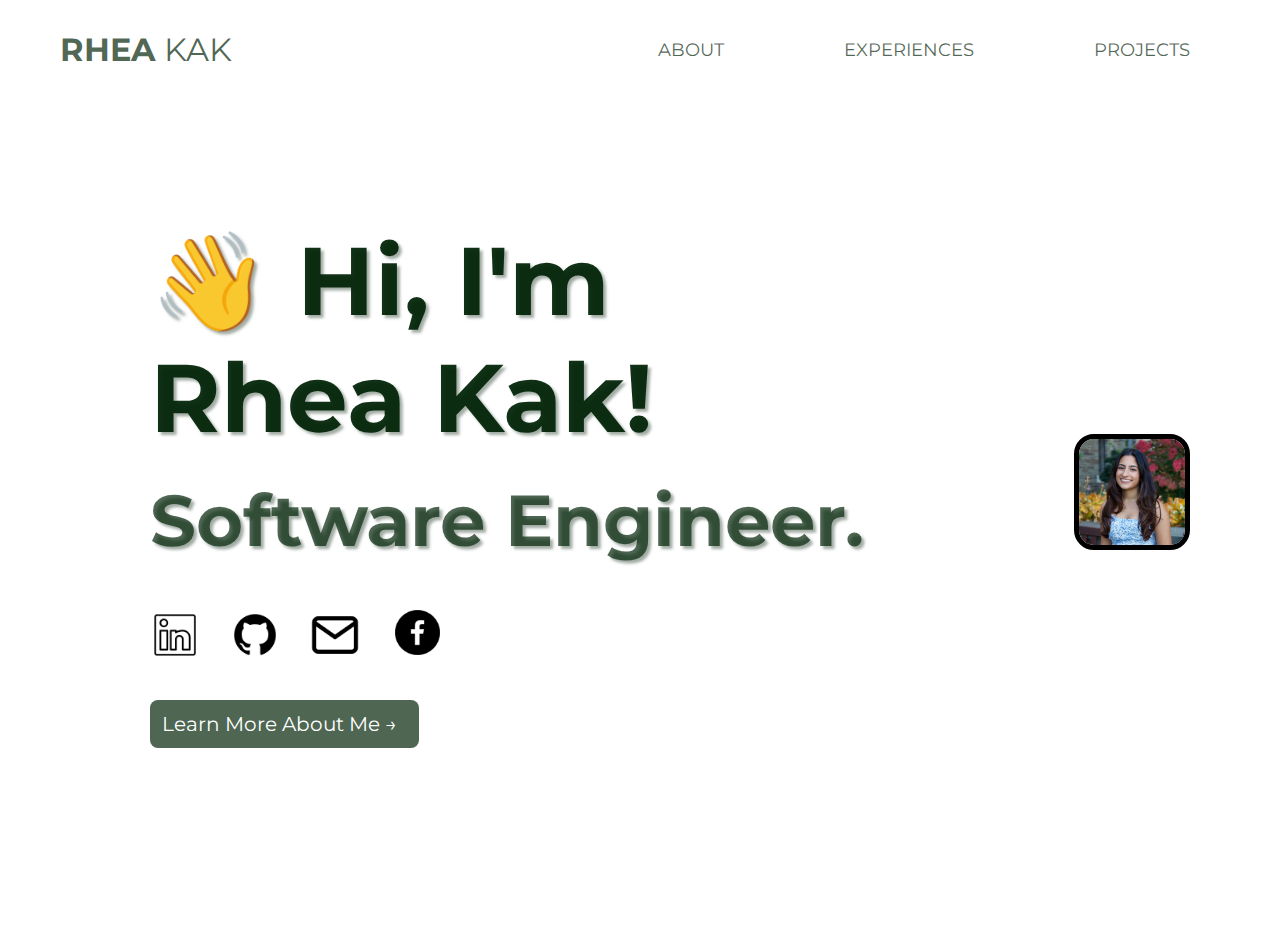
<file: index.html>
<!DOCTYPE html>
<html lang="en">
<head>
  <meta charset="utf-8" />
  <meta name="viewport" content="width=device-width initial-scale=1" />
  <link rel="stylesheet" type="text/css" href="styles/site.css"/>
  <link rel="preconnect" href="https://fonts.googleapis.com"/>
  <link rel="preconnect" href="https://fonts.gstatic.com" crossorigin/>
  <link href="https://fonts.googleapis.com/css2?family=Montserrat&display=swap" rel="stylesheet"/>

<title>Rhea Kak</title>

</head>

<body>

<div class= "header">
  <header class = "home">
    <div class = "home">
      <a href="index.html"><strong>RHEA</strong> KAK</a>
    </div>
  </header>

  
  <!-- Navigation Bar -->
  <header class = "navigation_bar">
  <div class= "page about">
    <nav>
      <a href="about.html">ABOUT</a>
    </nav>
  </div>
  <div class= "page experiences">
    <nav>
      <a href="experience.html">EXPERIENCES</a>
    </nav>
  </div>
  <div class= "page projects">
    <nav>
      <a href="projects.html">PROJECTS</a>
    </nav>
  </div>
  </header>

</div>

<div class = "content">
  <div class="text">
    <h1>&#128075; Hi, I'm <br>Rhea Kak!</h1>
    <h2> Software Engineer.</h2>
    <div class = "link1 buttonlink">
      <a href="about.html" class = "button-link">Learn More About Me &#8594;</a>
  </div>
  </div>

  <div class="image">
    <img src="images/test.JPEG" alt="Rhea Kak">
  </div>
</div>




<div class = "icons">
  
    <div class = "linked">
      <a href="https://www.linkedin.com/in/rhea-kak/">
        <img src="images/linked.png" alt = "linkedin logo"></a>
    </div>

    <div class = "github">
      <a href="https://github.com/rhea-kak">
        <img src="images/github.png" alt = "github logo"></a>
    </div>

    <div class = "mail">
      <a href="mailto:rkk66@cornell.edu">
        <img src="images/mail.png" alt = "mail logo"></a>
    </div>
    <div class = "facebook">
      <a href="https://www.facebook.com/rhea.kak">
        <img src="images/facebook-logo-2163.png" alt = "facebook logo"></a>
    </div>

</div>



</body>
</html>
</file>
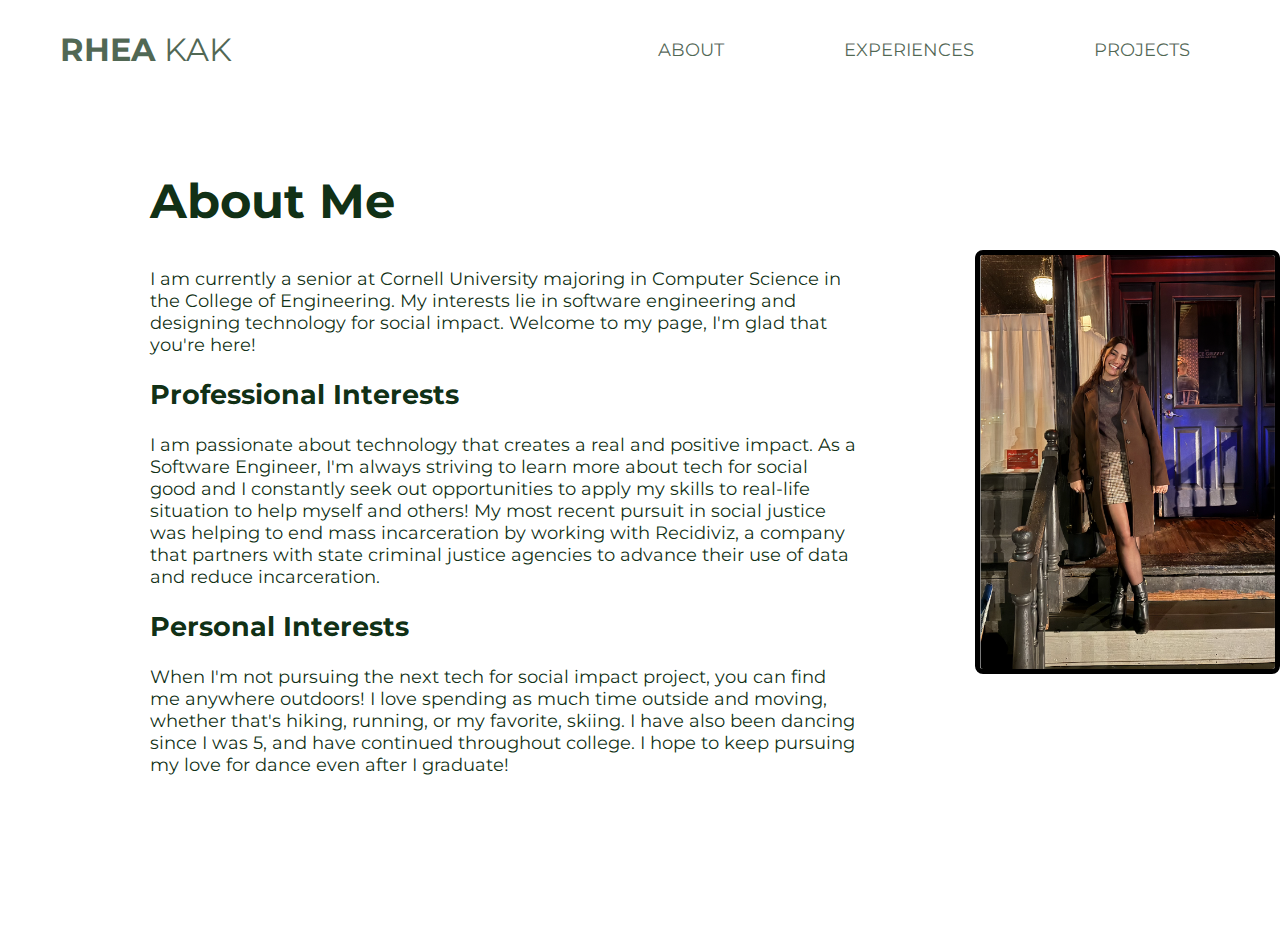
<file: about.html>
<!DOCTYPE html>
<html lang="en">
<head>
  <meta charset="utf-8" />
  <meta name="viewport" content="width=device-width initial-scale=1" >
  <link rel="stylesheet" type="text/css" href="styles/site.css">
  <link rel="preconnect" href="https://fonts.googleapis.com">
  <link rel="preconnect" href="https://fonts.gstatic.com" crossorigin>
  <link href="https://fonts.googleapis.com/css2?family=Montserrat&display=swap" rel="stylesheet">


<title>Rhea Kak</title>

</head>

<body>

<div class= "header">
  <header class = "home">
    <div class = "home">
      <a href="index.html"><strong>RHEA</strong> KAK</a>
    </div>
</header>

  
  <!-- Navigation Bar -->
  <header class = "navigation_bar">
    <div class= "page about">
      <nav>
        <a href="about.html">ABOUT</a>
      </nav>
    </div>
  <div class= "page experiences">
    <nav>
      <a href="experience.html">EXPERIENCES</a>
    </nav>
  </div>
  <div class= "page projects">
    <nav>
      <a href="projects.html">PROJECTS</a>
    </nav>
  </div>
  </header>

  <div class = "titlepage">
    <h1>About Me</h1>
  </div>


<div class="container">

  <section>
    <div class="left-section">
      <p>
        I am currently a senior at Cornell University majoring in Computer Science in the College of Engineering.
        My interests lie in software engineering and designing technology for social impact.
        Welcome to my page, I'm glad that you're here!
      </p>

      <h2>Professional Interests</h2>
      <p>I am passionate about technology that creates a real and positive impact.
        As a Software Engineer, I'm always striving to learn more about tech for social good and I constantly seek out opportunities to apply my skills to
        real-life situation to help myself and others! My most recent pursuit in social justice was helping to end mass incarceration by working with Recidiviz,
        a company that partners with state criminal justice agencies to advance their use of data and reduce incarceration.</p>

      <h2>Personal Interests</h2>
      <p>When I'm not pursuing the next tech for social impact project, you can find me anywhere outdoors! 
        I love spending as much time outside and moving, whether that's hiking, running, or my favorite, skiing.
        I have also been dancing since I was 5, and have continued throughout college. I hope to keep pursuing my love for dance even after I graduate!</p>
    </div>

    <div class="right-section">
      <img src="images/rhea4.png" alt="Your Photo">
    </div>
  </section>

</div>

<style>

  .container {
    max-width: 1400px;
    margin: 0 auto;
    overflow: hidden;
    position: absolute;
    left: 100px;
    top: 250px;
  }

  section {
    display: flex;
    flex-wrap: wrap;
    justify-content:space-between;
    
  }

  .left-section {
    width: 60%;
    padding-left: 50px;
    font-size: large;
  }

  .right-section {
    width: 25%;
    padding-right: 10px;

  }

  img {
    width: 100%;
    height: auto;
    border-radius: 8px;
    border-color: black;
    border-style: solid;
    border-width: 5px;
    
  }

  .titlepage{
    position: absolute;
    top: 40px;
    left: 0px;
  }

</style>



</body>
</html>
</file>
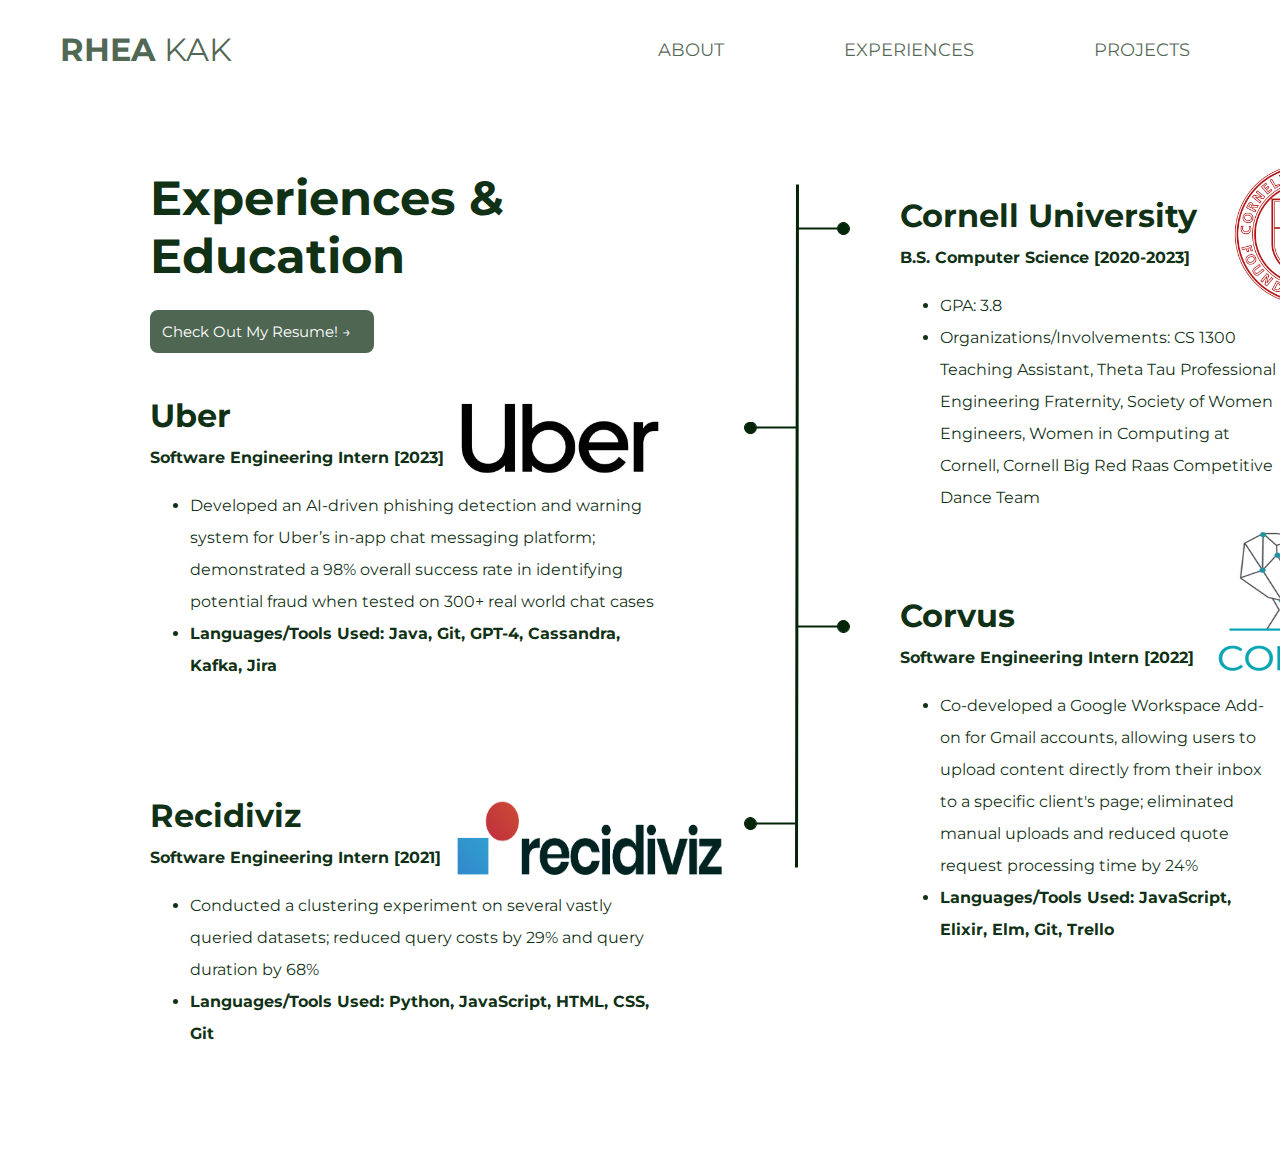
<file: experience.html>
<!DOCTYPE html>
<html lang="en">
<head>
  <meta charset="utf-8" />
  <meta name="viewport" content="width=device-width initial-scale=1" />
  <link rel="stylesheet" type="text/css" href="styles/site.css"/>
  <link rel="preconnect" href="https://fonts.googleapis.com"/>
  <link rel="preconnect" href="https://fonts.gstatic.com" crossorigin/>
  <link href="https://fonts.googleapis.com/css2?family=Montserrat&display=swap" rel="stylesheet"/>


<title>Rhea Kak</title>

</head>

<body>

<div class= "header">
  <header class = "home">
    <div class = "home">
      <a href="index.html"><strong>RHEA</strong> KAK</a>
    </div>
  </header>

  
  <!-- Navigation Bar -->
  <header class = "navigation_bar">
    <div class= "page about">
      <nav>
        <a href="about.html">ABOUT</a>
      </nav>
    </div>
  <div class= "page experiences">
    <nav>
      <a href="experience.html">EXPERIENCES</a>
    </nav>
  </div>
  <div class= "page projects">
    <nav>
      <a href="projects.html">PROJECTS</a>
    </nav>
  </div>
  </header>

</div>

<div class = "titlepage">
  <h1>Experiences & <br>Education</h1>
</div>

<div class = "resumebutton">
  <a href="images/Rhea_Kak_Resume.pdf" class = "button-link">Check Out My Resume! &#8594;</a>
</div>

<div class="bar"><img src="images/bars.png" alt="Bar"></div>

<div class="uberimg">  <img src="images/uberproj.png" alt="Uber Logo"></div>

<div class="uberexperience">

  <div class="company">Uber</div>
  <div class="title">Software Engineering Intern [2023]</div>
  <ul>
    <li>Developed an AI-driven phishing detection and warning system for Uber’s in-app chat messaging platform; demonstrated a 98% overall success rate in identifying potential fraud when tested on 300+ real world chat cases</li>
    <li><b>Languages/Tools Used: Java, Git, GPT-4, Cassandra, Kafka, Jira</b></li>
  </ul>

</div>





<div class="corvusimg">  <img src="images/corvusproject.png" alt="Corvus Logo"></div>


<div class="corvusexperience">
  <div class="company">Corvus</div>
  <div class="title">Software Engineering Intern [2022]</div>
  <ul>
    <li>Co-developed a Google Workspace Add-on for Gmail accounts, allowing users to upload content directly from their inbox to a specific client's page; eliminated manual uploads and reduced quote request processing time by 24%</li>
    <li><b>Languages/Tools Used: JavaScript, Elixir, Elm, Git, Trello</b></li>
  </ul>

</div>

<div class="recimg"><img src="images/recidproject.png" alt="Recidiviz Logo"></div>

<div class="recexperience">
  <div class="company">Recidiviz</div>
  <div class="title">Software Engineering Intern [2021]</div>
  <ul>
    <li>Conducted a clustering experiment on several vastly queried datasets; reduced query costs by 29% and query duration by 68%</li>
    <li><b>Languages/Tools Used: Python, JavaScript, HTML, CSS, Git </b></li>
  </ul>
</div>


  <div class="cornimg">
  <img src="images/cornlogo.png" alt="Cornell Logo">
</div>

  <div class="cornyexperience">
    <div class="company">Cornell University</div>
    <div class="title">B.S. Computer Science [2020-2023]</div> 
    <ul>
      <li>GPA: 3.8</li>
      <li>Organizations/Involvements: CS 1300 Teaching Assistant, Theta Tau Professional Engineering Fraternity, Society of Women Engineers, Women in Computing at Cornell, Cornell Big Red Raas Competitive Dance Team</li>
    </ul>

  </div>

  

<style>

.resumebutton{
  background-color: rgba(2, 36, 7, 0.697);
  width: 200px;

  padding: 6px;
  padding-left: 12px;
  padding-right: 12px;
  padding-top: 12px;
  padding-bottom: 12px;
  border-radius: 8px;
  font-size: 15px;
  position: absolute;
  position: absolute;
  left: 150px;
  top: 310px;

}

.resumebutton a{
  color: white;
  font-family: 'Montserrat', sans-serif;

}
.bar img{
  width: auto;
  height: auto;
  position: absolute;
  left: 350px;
  top: 160px;

}

.cornyexperience{
  position: absolute;
  top: 200px; 
  left: 900px;
  color: rgba(2, 36, 7, 0.941);
  max-width: 500px;
  line-height: 200%;

}
  .cornimg img{
    height:150px;
    width:150x;
    position: absolute;
    left: 1230px;
    top: 160px;
  }

  .uberimg img{
    height:75px;
    width:200px;
    position: absolute;
    left: 460px;
    top: 400px;

  }

  .uberexperience{
  position: absolute;
  top: 400px; 
  left: 150px;
  color: rgba(2, 36, 7, 0.941);
  max-width: 510px;
  line-height: 200%;


  }

  

  .corvusexperience{
  position: absolute;
  top: 600px; 
  left: 900px;
  color: rgba(2, 36, 7, 0.941);
  max-width: 500px;
  line-height: 200%;


  }

  .recexperience{
  position: absolute;
  top: 800px; 
  left: 150px;
  color: rgba(2, 36, 7, 0.941);
  max-width: 510px;
  line-height: 200%;
  padding-bottom: 100px;

  }


  .corvusimg img{
    height:220px;
    width:350px;
    position: absolute;
    left: 1120px;
    top: 490px;


  }
  .recimg img{
    height:80px;
    width:275px;
    position: absolute;
    left: 450px;
    top: 800px;

  }


</style>



</body>
</html>
</file>
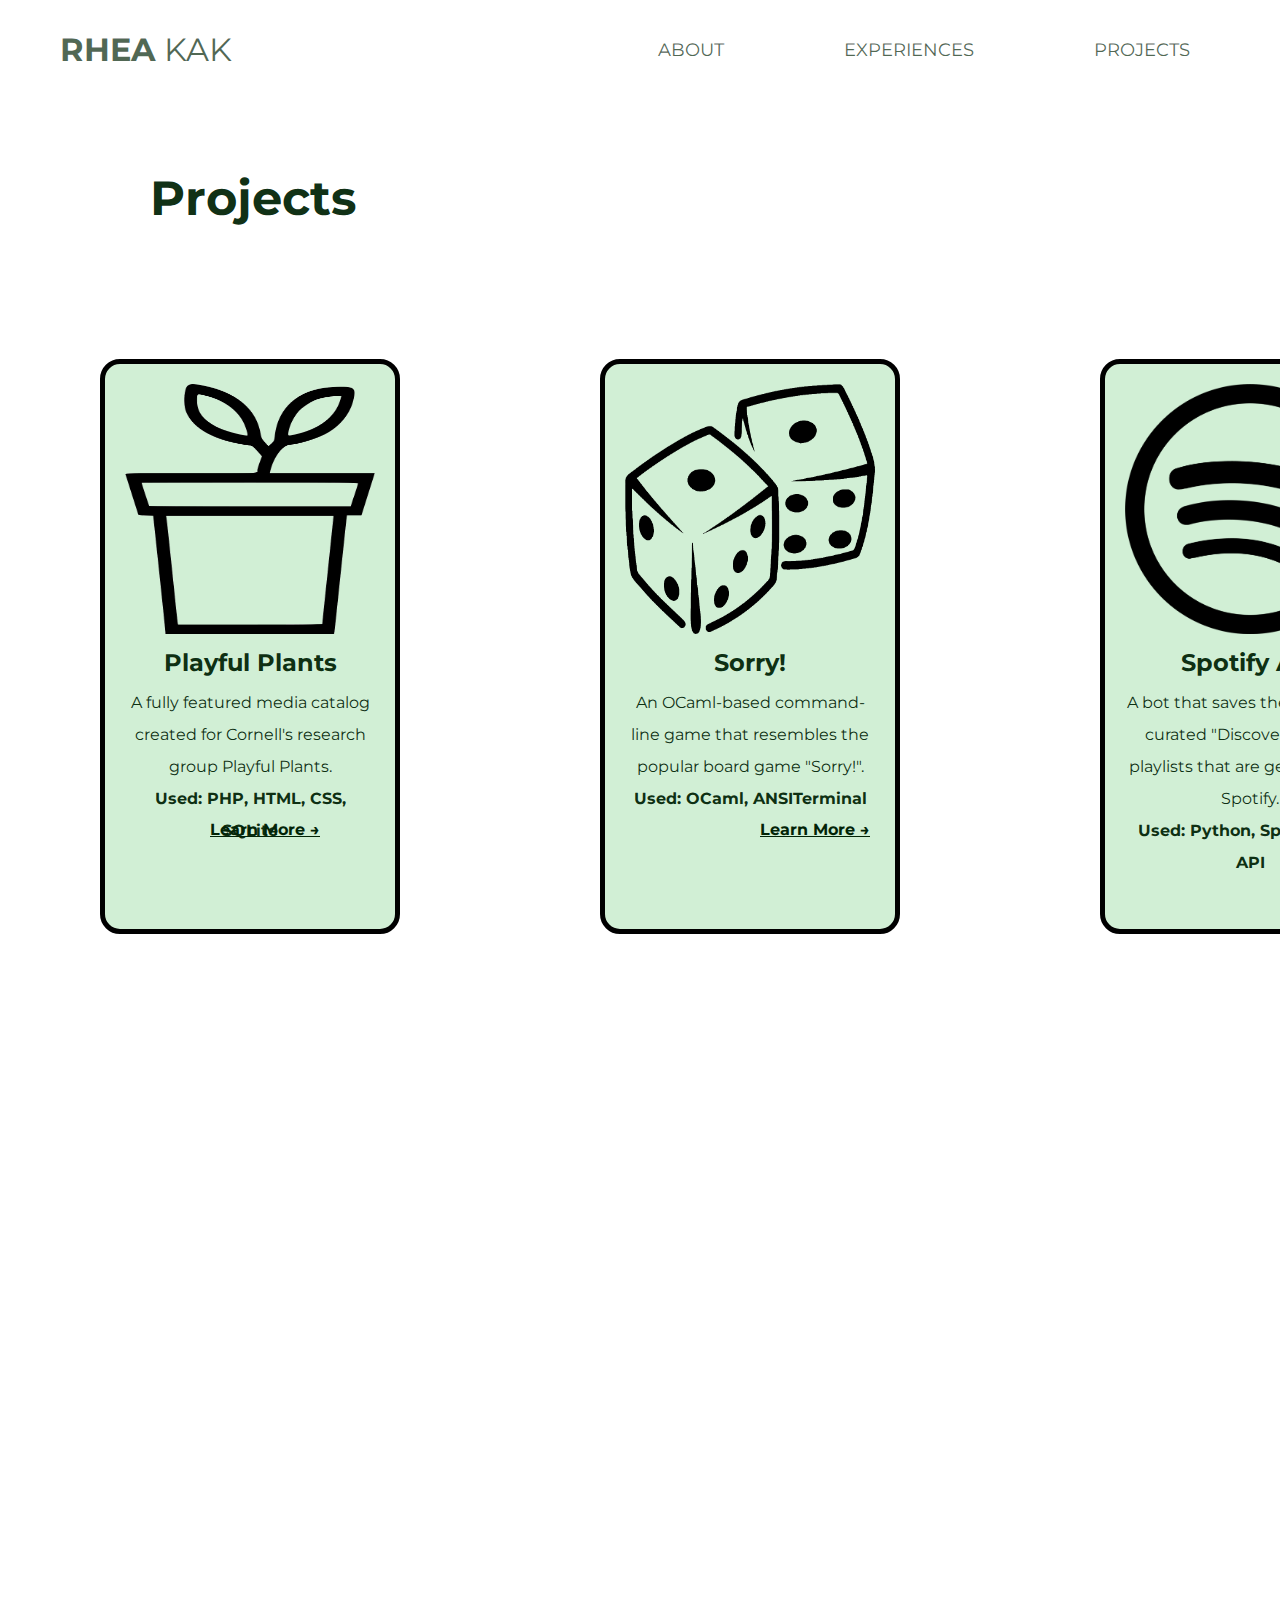
<file: projects.html>
<!DOCTYPE html>
<html lang="en">
<head>
  <meta charset="utf-8" />
  <meta name="viewport" content="width=device-width initial-scale=1" />
  <link rel="stylesheet" type="text/css" href="styles/site.css"/>
  <link rel="preconnect" href="https://fonts.googleapis.com"/>
  <link rel="preconnect" href="https://fonts.gstatic.com" crossorigin/>
  <link href="https://fonts.googleapis.com/css2?family=Montserrat&display=swap" rel="stylesheet"/>


<title>Rhea Kak</title>

</head>

<body>

<div class= "header">
  <header class = "home">
    <div class = "home">
      <a href="index.html"><strong>RHEA</strong> KAK</a>
    </div>
  </header>

  
  <!-- Navigation Bar -->
  <header class = "navigation_bar">
    <div class= "page about">
      <nav>
        <a href="about.html">ABOUT</a>
      </nav>
    </div>
  <div class= "page experiences">
    <nav>
      <a href="experience.html">EXPERIENCES</a>
    </nav>
  </div>
  <div class= "page projects">
    <nav>
      <a href="projects.html">PROJECTS</a>
    </nav>
  </div>
  </header>

</div>

<div class = "titlepage">
  <h1>Projects</h1>
</div>

<div class = "project-flex">


  <div class="box">
    <img src="images/plant.png" alt="Playful Plants">
    <h2 class="title">Playful Plants</h2>
    <p class="description">A fully featured media catalog created for Cornell's research group Playful Plants.<br> <strong>Used: PHP, HTML, CSS, SQLite</strong></p>
  </div>

  <div class = "planty">
    <div class = "popup" onclick="myFunction()">Learn More &#8594;
      <span class="popuptext" id="myPopup"> <p class= "x">X</p>For the final project of course CS 2300: Intermediate Design and Programming for the Web, I was tasked with designing and implementing a fully featured media catalog for the members of Playful Plants, a research group at Cornell. They have hundreds of plants of various types in their records and were looking for a nice and clean way to advertise them. I included functionality for tagging, uploading, sorting, filtering, editing, and deleting plant catalog entries using <strong>PHP, HTML, CSS, and SQLite.</strong> <br>
        <br><img src="images/plant-home.png" alt="Plants">
        <br>
        <br>
        I also enacted user access controls for the admin and consumer views, thus preventing unauthorized users from modifying records. Pictured below is the sign in page in order to gain admin priveleges.
        <br><br><img src="images/plant-login.png" alt="Plants Login">
      </span>
    </div>
  </div>


  <div class="box" onclick="openPopup('sorry-popup')">
    <img src="images/dice.png" alt="Sorry!">
    <h2 class="title">Sorry!</h2>
    <p class="description">An OCaml-based command-line game that resembles the popular board game "Sorry!".<br> <strong>Used: OCaml, ANSITerminal</strong> </p>
  </div>

  <div class = "ocam">
    <div class = "popup" onclick="myFunction1()">Learn More &#8594;
      <span class="popuptext1" id="myPopup1"> <p class= "x">X</p>I worked on this project as part of the course CS 3110: Functional Programming. This involved collaborating with 2 other engineers to develop an OCaml-based game that resembles the popular board game "Sorry!". In addition to our work sessions, we scheduled weekly meetings with our PM to ensure that all expectations were met, while also incorporating any feedback given. 
        We also supported both multi-player and CPU modes, and utilized GUIs and design principles to create an appealing command-line interface. For this project we utilized OCaml and incorporated ANSITerminal for the game prompts.
        <br><br><img src="images/sorry-home.png" alt="Sorry">
        <br><br>
        Here the user has chosen pawn 3 and advanced the rolled 2 spaces on the board.
        <br><br>
        <img src="images/sorry-roll.png" alt="Sorry Roll">

      
      </span>
    </div>
  </div>

  <div class="box" onclick="openPopup('spotify-popup')">
    <img src="images/spotify.png" alt="Spotify API">
    <h2 class="title">Spotify API</h2>
    <p class="description">A bot that saves the personally curated "Discover Weekly" playlists that are generated by Spotify. <br> <strong>Used: Python, Spotify Web API</strong>
    </p>
  </div>

  <div class = "spot">
    <div class = "popup" onclick="myFunction2()">Learn More &#8594;
      <span class="popuptext2" id="myPopup2"> <p class= "x">X</p>For this personal project I created a bot that leverages the Spotify API to allow a user to automatically save the personally curated "Discover Weekly" playlists that are generated by Spotify. When set to run once a week, a user's playlist will be saved into their playlist library before it disappears and is replaced by the next week's playlist. This solves the issue of not being able to recover them once they are refreshed each week. I used Python and the Spotify Web API to complete this.
      <br><br>
      <img src="images/discover.png" alt="Discover Weekly">
    
    </span>
    </div>
    </div>
  </div>
</div>

<style>
  /* Popup container - can be anything you want */
  .popup {
    position: relative;
    display: inline-block;
    cursor: pointer;
    -webkit-user-select: none;
    -moz-user-select: none;
    -ms-user-select: none;
    user-select: none;
    font-weight: bolder;
    text-decoration: underline;
  }

  .x{
    position: absolute;
    left: 1500px;
    top: 10px;
    color: rgb(255, 255, 255);
    font-size: x-large;
  }
  
  /* The actual popup */
  .popup .popuptext {
    visibility: hidden;
    width: 1500px;
    height: 1200px;
    background-color: rgb(2, 36, 7);
    color: #fff;
    text-align:left;
    /* border-radius: 6px; */
    padding: 8px 0;
    position: absolute;
    left:-140px;
    top: -500px;
    padding-top: 100px;
    padding-left: 50px;
    line-height: 200%;
    font-size: large;
    padding-right: 30px;
  }
  
  /* Popup arrow */
  .popup .popuptext::after {
    content: "";
    position: absolute;
    top: 100%;
    left: 50%;
    margin-left: -5px;
    border-width: 5px;
    border-style: solid;
    border-color: #ffffff transparent transparent transparent;
  }
  /* The actual popup */
  .popup .popuptext1 {
    visibility: hidden;
    width: 1500px;
    height: 1300px;
    background-color: rgb(2, 36, 7);
    color: #fff;
    text-align: left;
    /* border-radius: 6px; */
    padding: 8px 0;
    position: absolute;
    left:-690px;
    top: -500px;
    padding-top: 100px;
    padding-left: 50px;
    line-height: 200%;
    font-size: large;
    padding-right: 30px;

  }
  
  /* Popup arrow */
  .popup .popuptext1::after {
    content: "";
    position: absolute;
    top: 100%;
    left: 50%;
    margin-left: -5px;
    border-width: 5px;
    border-style: solid;
    border-color: #ffffff transparent transparent transparent;
  }

  /* The actual popup */
  .popup .popuptext2 {
    visibility: hidden;
    width: 1500px;
    height: 800px;
    background-color: rgb(2, 36, 7);
    color: #fff;
    text-align: left;
    /* border-radius: 6px; */
    padding: 8px 0;
    position: absolute;
    left:-1260px;
    top: -500px;
    padding-top: 100px;
    padding-left: 50px;
    line-height: 200%;
    font-size: large;
    padding-right: 30px;

  }
  
  /* Popup arrow */
  .popup .popuptext2::after {
    content: "";
    position: absolute;
    top: 100%;
    left: 50%;
    margin-left: -5px;
    border-width: 5px;
    border-style: solid;
    border-color: #ffffff transparent transparent transparent;
  }
  
  
  
  /* Toggle this class - hide and show the popup */
  .popup .show {
    visibility: visible;
    -webkit-animation: fadeIn 1s;
    animation: fadeIn 1s;
  }

  .planty{
    position: absolute;
    top: 820px;
    left: 210px;
    color: rgb(2, 36, 7);
  }

  .planty img{
    width: 630px; 
    height: 400px;
  }


  .spot{
    position: absolute;
    top: 820px;
    left: 1330px;
    color: rgb(2, 36, 7);

  }
  .ocam{
    position: absolute;
    top: 820px;
    left: 760px;
    color: rgb(2, 36, 7);
    text-decoration: underline;

  }

  .ocam img{
    width: 630px; 
    height: 400px;
  }

  .spot img{
    width: 930px; 
    height: 400px;
  }
  .buttonlink1{
  background-color: rgba(2, 36, 7, 0.946);
  width: 115px;

  padding: 6px;
  padding-left: 12px;
  padding-right: 12px;
  padding-top: 12px;
  padding-bottom: 12px;
  border-radius: 8px;
  position: absolute;
  position: absolute;

}
  
  /* Add animation (fade in the popup) */
  @-webkit-keyframes fadeIn {
    from {opacity: 0;} 
    to {opacity: 1;}
  }
  
  @keyframes fadeIn {
    from {opacity: 0;}
    to {opacity:1 ;}
  }
</style>

  
<script>
  // When the user clicks on div, open the popup
  function myFunction() {
    var popup = document.getElementById("myPopup");
    popup.classList.toggle("show");
  }
  function myFunction1() {
    var popup = document.getElementById("myPopup1");
    popup.classList.toggle("show");
  }
  function myFunction2() {
    var popup = document.getElementById("myPopup2");
    popup.classList.toggle("show");
  }
</script>
</body>
</html>
</file>
<file: styles/site.css>
body {
  background-color: #ffffff;
  margin: 0;
  padding: 0;
  height: 100vh;
}

.content h1{
  text-shadow: 3px 3px 3px rgba(120, 135, 123, 0.697);
}
.content h2{
  text-shadow: 3px 3px 3px rgba(120, 135, 123, 0.697);
}

.home a {
  font-size: xx-large;
  
}
.header {
  display: flex;
  justify-content: space-between;
  align-items: center;
  margin-top: 30px;
  
}

.home {
  font-family: 'Montserrat', sans-serif;
  margin-left: 30px;
  
}

.navigation_bar {
  display: flex;
  align-items: center;
  font-family: 'Montserrat', sans-serif;
  margin-right: 30px;
  font-size:large;
  
}

.page {
  margin: 0 60px; 
}

.navigation_bar nav a:hover{
  color: #000000;
}

a {
  color: rgba(2, 36, 7, 0.697);
  text-decoration: none;
}



.content {
  display: flex;
  align-items: center;
  height: 50vh; 
}

.text {
  margin-left: 150px;
  margin-right: 10px;
  font-size: xxx-large;
  margin-top: 150px;
  white-space: nowrap;
  color: rgba(2, 36, 7, 0.941);
}

.text h2{
  color: rgba(2, 36, 7, 0.697);
  line-height: 0%;

}

.image {
  margin-left: 200px; 
  margin-top: 400px;
  margin-right: 100px;

}


.image img {
  max-width: 100%;
  max-height: 100%;
  border-radius: 20px;
  border-style: solid;
  border-width: 5px;
  border-color: black;
  
}


.icons {
  display: flex;
  flex-direction: row;
  justify-content: left;
  margin-left: 200px;
  position: absolute;
  left: -60px;
  top: 600px;
}

.linked img{
  width: 50px;
  height: 50px;
  display: block;
  border-radius: 12px;
  background-color: white;
}

.linked {
  margin: 10px;
}


.github img {
  width: 50px;
  height: 50px;
  display: block;
  border-radius: 12px;
  background-color: white;
}

.github {
  margin: 10px;
  margin-left: 20px;
}

.mail img{
  width: 50px;
  height: 50px;
  display: block;
  border-radius: 12px;
  background-color: white;
}

.mail {
  margin: 10px;
  margin-left: 20px;
}

.facebook img{
  width: 45px;
  height: 45px;
  display: block;
  border-radius: 12px;
  background-color: white;
}

.facebook {
  margin: 10px;
  margin-left: 25px;
}


body {
  font-family: 'Montserrat', sans-serif;
  color: rgba(2, 36, 7, 0.941);
}

.experience {
  margin-bottom: 100px;
  color: rgba(2, 36, 7, 0.941);
}

.company {
  font-weight: bold;
  font-size: xx-large;
  color: rgba(2, 36, 7, 0.941);
}

.blurb li{
  margin-top: 10px;
  color: rgba(2, 36, 7, 0.941);
  line-height: 200%
}

.blurb{
  line-height: 200%
}

.banner p{padding-left: 50pt; padding-right: 50pt;}

.jobs{
  display: flex;
  flex-direction: column;
  align-items: flex-end;
  margin-right: 200px;
  position: absolute;
  top: 500px; 
  left: 150px;
}

.titlepage{
  margin-left: 150px;
  margin-top: 100px;
  font-size: x-large;
  color: rgba(2, 36, 7, 0.941);
}

.box {
  text-align: center;
  margin: 100px;
  background-color: rgba(189, 232, 195, 0.697);
  padding: 20px;
  padding-bottom: 50px;
  border-radius: 20px;
  border-style: solid;
  border-width: 5px;
  border-color: black;

}

.box img {
  width: 250px; 
  height: 250px;
}

.title {
  margin: 10px 0;
  font-family: 'Montserrat', sans-serif;
  color: rgba(2, 36, 7, 0.941);
  font-weight: bolder;
}

.description {
  margin: 0;
  font-family: 'Montserrat', sans-serif;
  color: rgba(2, 36, 7, 0.941);
  line-height: 200%;
}

.project-flex{
  display: flex;
  flex-direction: row;
  margin-top: 10px;
}

.category {
  margin: 50px;
  width: 50px;
  text-align: center;
}





.containerT {
  max-width: 600px;
  margin: 0 auto;
  padding: 20px;
  background-color: #fff;
  border: 1px solid #ccc;
  border-radius: 5px;
  box-shadow: 0 0 10px rgba(0, 0, 0, 0.1);
  color: rgba(2, 36, 7, 0.941);
  position: absolute;
  top: 200px; 
  left: 700px;

}

.buttonlink{
  background-color: rgba(2, 36, 7, 0.697);
  width: 245px;

  padding: 6px;
  padding-left: 12px;
  padding-right: 12px;
  padding-top: 12px;
  padding-bottom: 12px;
  border-radius: 8px;
  font-size: 20px;
  position: absolute;
  position: absolute;
  left: 150px;
  top: 700px;

}

.buttonlink a{
  color: white;
  font-family: 'Montserrat', sans-serif;

}

.contentabout{
  display: flex;
  flex-direction: row;
}
.rheaimage{
  display: flex;
  flex-direction: row;
}

.contflex{
  display: flex;
  flex-direction: row;
  justify-content: center;
  
}

.rheaimage img{
  width: 20px;
  height: 20px;
  position: absolute;
  left: 200px;
  top: 300px;
}
</file>
